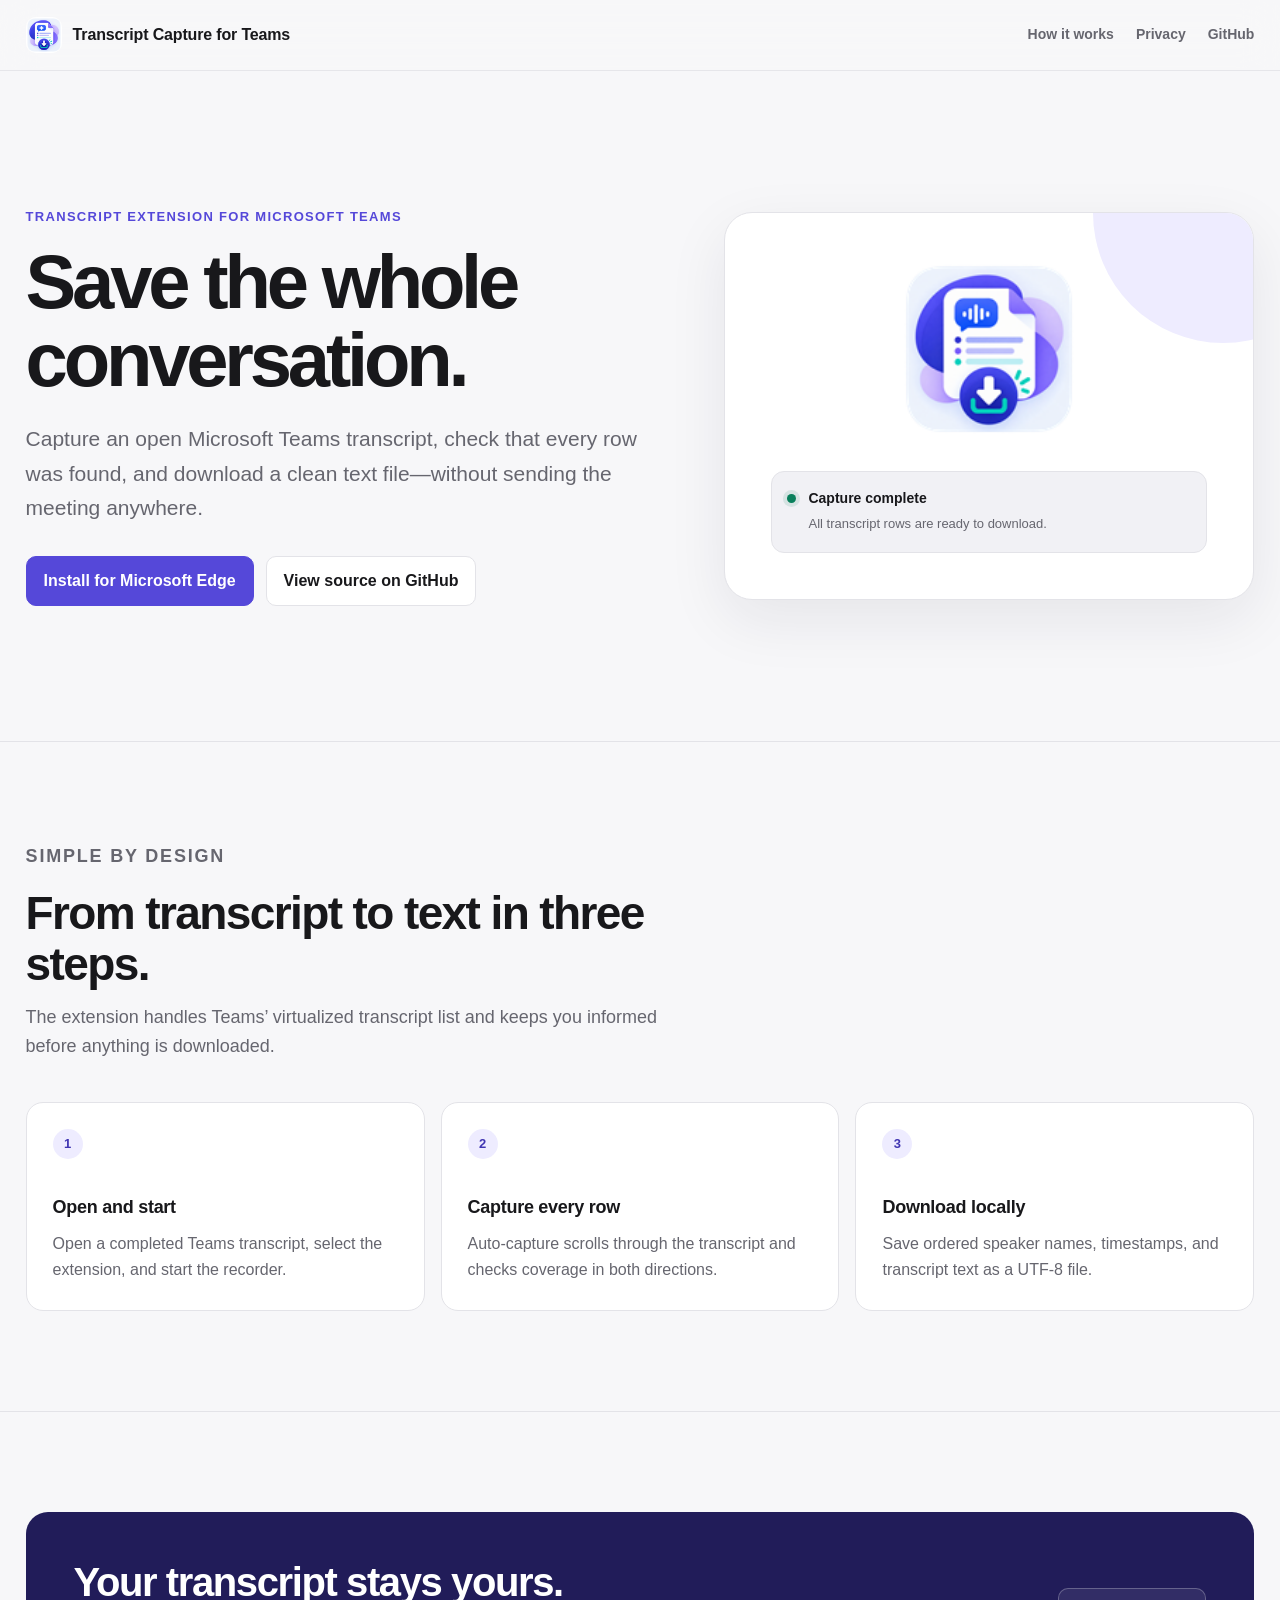
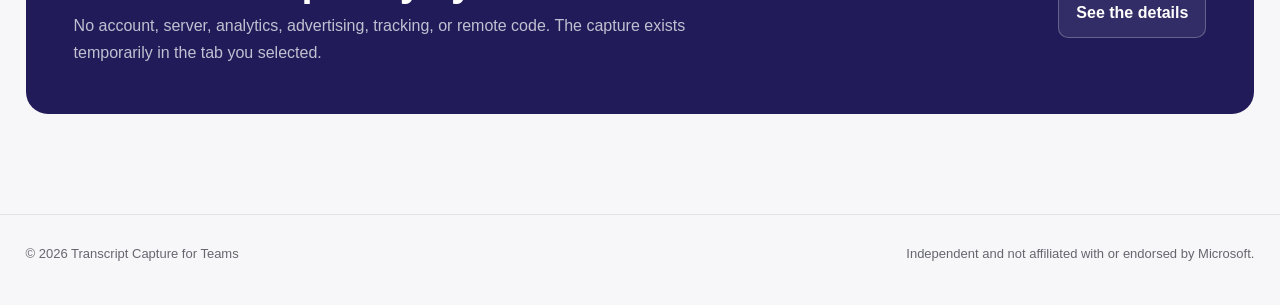
<file: docs/index.html>
<!doctype html>
<html lang="en">
  <head>
    <meta charset="utf-8">
    <meta name="viewport" content="width=device-width, initial-scale=1, viewport-fit=cover">
    <meta name="description" content="Capture a complete Microsoft Teams transcript and download it locally as plain text.">
    <meta name="theme-color" content="#5548d9">
    <title>Transcript Capture for Teams</title>
    <link rel="stylesheet" href="styles.css?v=3">
  </head>
  <body>
    <header class="site-header">
      <nav class="nav wrap" aria-label="Primary navigation">
        <a class="brand" href="index.html">
          <img src="assets/logo-128.png" alt="">
          <span>Transcript Capture for Teams</span>
        </a>
        <div class="nav-links">
          <a href="#how-it-works">How it works</a>
          <a href="privacy-policy.html">Privacy</a>
          <a href="https://github.com/sayanpramanik2012/Microsoft-Meeting-Transcript-Downloader">GitHub</a>
        </div>
      </nav>
    </header>

    <main>
      <section class="hero wrap">
        <div>
          <p class="eyebrow">Transcript extension for Microsoft Teams</p>
          <h1>Save the whole conversation.</h1>
          <p class="lede">Capture an open Microsoft Teams transcript, check that every row was found, and download a clean text file—without sending the meeting anywhere.</p>
          <div class="actions">
            <a class="button primary" href="https://microsoftedge.microsoft.com/addons/detail/transcript-capture-for-te/ikpbmcpfaahlnofnmmjhcbafefngefka">Install for Microsoft Edge</a>
            <a class="button" href="https://github.com/sayanpramanik2012/Microsoft-Meeting-Transcript-Downloader/tree/main/extension">View source on GitHub</a>
          </div>
        </div>

        <div class="product-card" aria-label="Extension capture status preview">
          <img class="app-icon" src="assets/logo-128.png" alt="Transcript Capture extension icon">
          <div class="status">
            <span class="status-dot" aria-hidden="true"></span>
            <div><strong>Capture complete</strong><span>All transcript rows are ready to download.</span></div>
          </div>
        </div>
      </section>

      <section class="section" id="how-it-works">
        <div class="wrap">
          <div class="section-heading">
            <p class="eyebrow">Simple by design</p>
            <h2>From transcript to text in three steps.</h2>
            <p>The extension handles Teams’ virtualized transcript list and keeps you informed before anything is downloaded.</p>
          </div>
          <div class="steps">
            <article class="step"><span class="step-number">1</span><h3>Open and start</h3><p>Open a completed Teams transcript, select the extension, and start the recorder.</p></article>
            <article class="step"><span class="step-number">2</span><h3>Capture every row</h3><p>Auto-capture scrolls through the transcript and checks coverage in both directions.</p></article>
            <article class="step"><span class="step-number">3</span><h3>Download locally</h3><p>Save ordered speaker names, timestamps, and transcript text as a UTF-8 file.</p></article>
          </div>
        </div>
      </section>

      <section class="section">
        <div class="wrap">
          <div class="privacy-banner">
            <div><h2>Your transcript stays yours.</h2><p>No account, server, analytics, advertising, tracking, or remote code. The capture exists temporarily in the tab you selected.</p></div>
            <a class="button" href="privacy-policy.html">See the details</a>
          </div>
        </div>
      </section>
    </main>

    <footer class="site-footer">
      <div class="footer-row wrap">
        <p>© 2026 Transcript Capture for Teams</p>
        <p>Independent and not affiliated with or endorsed by Microsoft.</p>
      </div>
    </footer>
  </body>
</html>
</file>
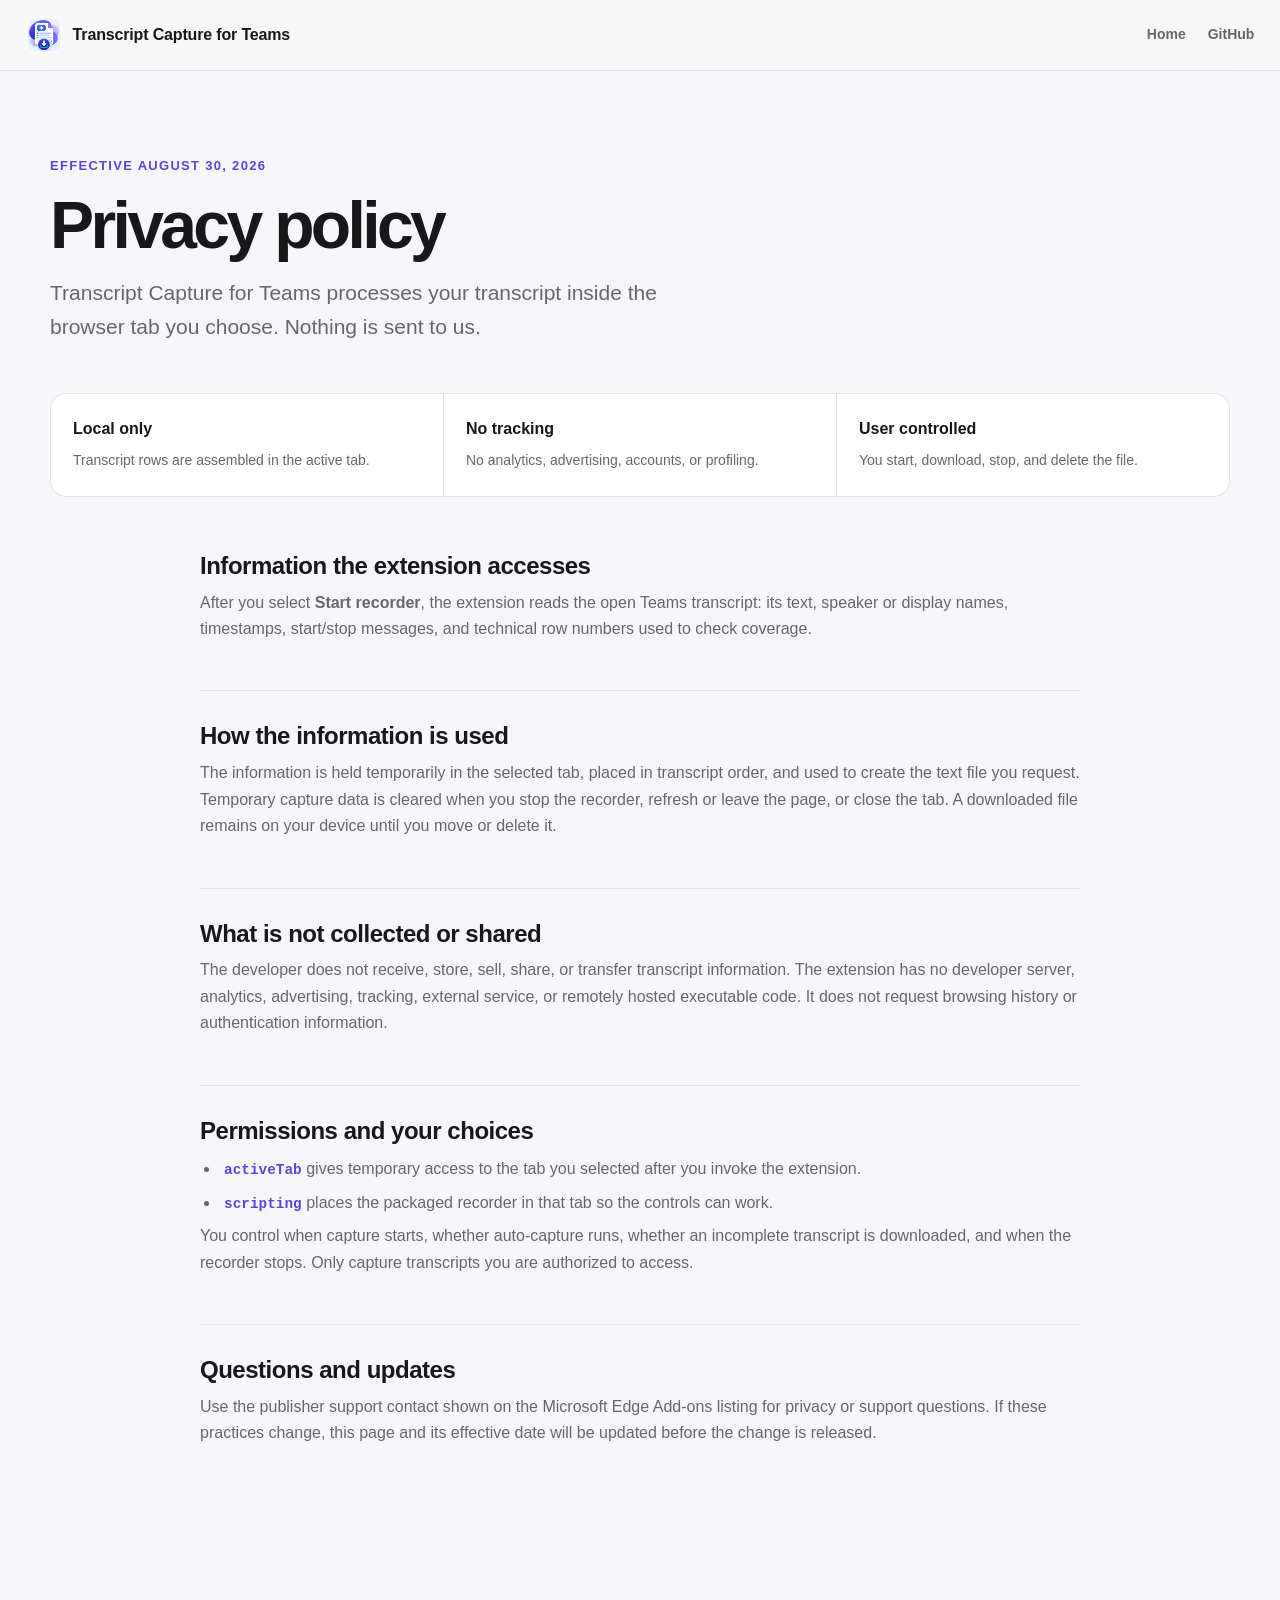
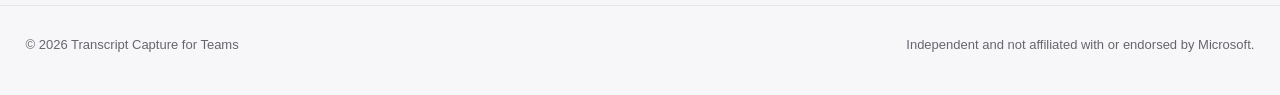
<file: docs/privacy-policy.html>
<!doctype html>
<html lang="en">
  <head>
    <meta charset="utf-8">
    <meta name="viewport" content="width=device-width, initial-scale=1, viewport-fit=cover">
    <meta name="description" content="Privacy policy for the Transcript Capture for Teams Microsoft Edge extension.">
    <meta name="theme-color" content="#5548d9">
    <title>Privacy Policy | Transcript Capture for Teams</title>
    <link rel="stylesheet" href="styles.css?v=3">
  </head>
  <body>
    <header class="site-header">
      <nav class="nav wrap" aria-label="Primary navigation">
        <a class="brand" href="index.html">
          <img src="assets/logo-128.png" alt="">
          <span>Transcript Capture for Teams</span>
        </a>
        <div class="nav-links">
          <a href="index.html">Home</a>
          <a href="https://github.com/sayanpramanik2012/Microsoft-Meeting-Transcript-Downloader">GitHub</a>
        </div>
      </nav>
    </header>

    <main class="page-main wrap">
      <header class="page-header">
        <p class="eyebrow">Effective August 30, 2026</p>
        <h1>Privacy policy</h1>
        <p class="lede">Transcript Capture for Teams processes your transcript inside the browser tab you choose. Nothing is sent to us.</p>
      </header>

      <div class="policy-summary" aria-label="Privacy summary">
        <div><strong>Local only</strong><span>Transcript rows are assembled in the active tab.</span></div>
        <div><strong>No tracking</strong><span>No analytics, advertising, accounts, or profiling.</span></div>
        <div><strong>User controlled</strong><span>You start, download, stop, and delete the file.</span></div>
      </div>

      <article class="policy">
        <section>
          <h2>Information the extension accesses</h2>
          <p>After you select <strong>Start recorder</strong>, the extension reads the open Teams transcript: its text, speaker or display names, timestamps, start/stop messages, and technical row numbers used to check coverage.</p>
        </section>

        <section>
          <h2>How the information is used</h2>
          <p>The information is held temporarily in the selected tab, placed in transcript order, and used to create the text file you request. Temporary capture data is cleared when you stop the recorder, refresh or leave the page, or close the tab. A downloaded file remains on your device until you move or delete it.</p>
        </section>

        <section>
          <h2>What is not collected or shared</h2>
          <p>The developer does not receive, store, sell, share, or transfer transcript information. The extension has no developer server, analytics, advertising, tracking, external service, or remotely hosted executable code. It does not request browsing history or authentication information.</p>
        </section>

        <section>
          <h2>Permissions and your choices</h2>
          <ul>
            <li><code>activeTab</code> gives temporary access to the tab you selected after you invoke the extension.</li>
            <li><code>scripting</code> places the packaged recorder in that tab so the controls can work.</li>
          </ul>
          <p>You control when capture starts, whether auto-capture runs, whether an incomplete transcript is downloaded, and when the recorder stops. Only capture transcripts you are authorized to access.</p>
        </section>

        <section>
          <h2>Questions and updates</h2>
          <p>Use the publisher support contact shown on the Microsoft Edge Add-ons listing for privacy or support questions. If these practices change, this page and its effective date will be updated before the change is released.</p>
        </section>
      </article>
    </main>

    <footer class="site-footer">
      <div class="footer-row wrap">
        <p>© 2026 Transcript Capture for Teams</p>
        <p>Independent and not affiliated with or endorsed by Microsoft.</p>
      </div>
    </footer>
  </body>
</html>
</file>
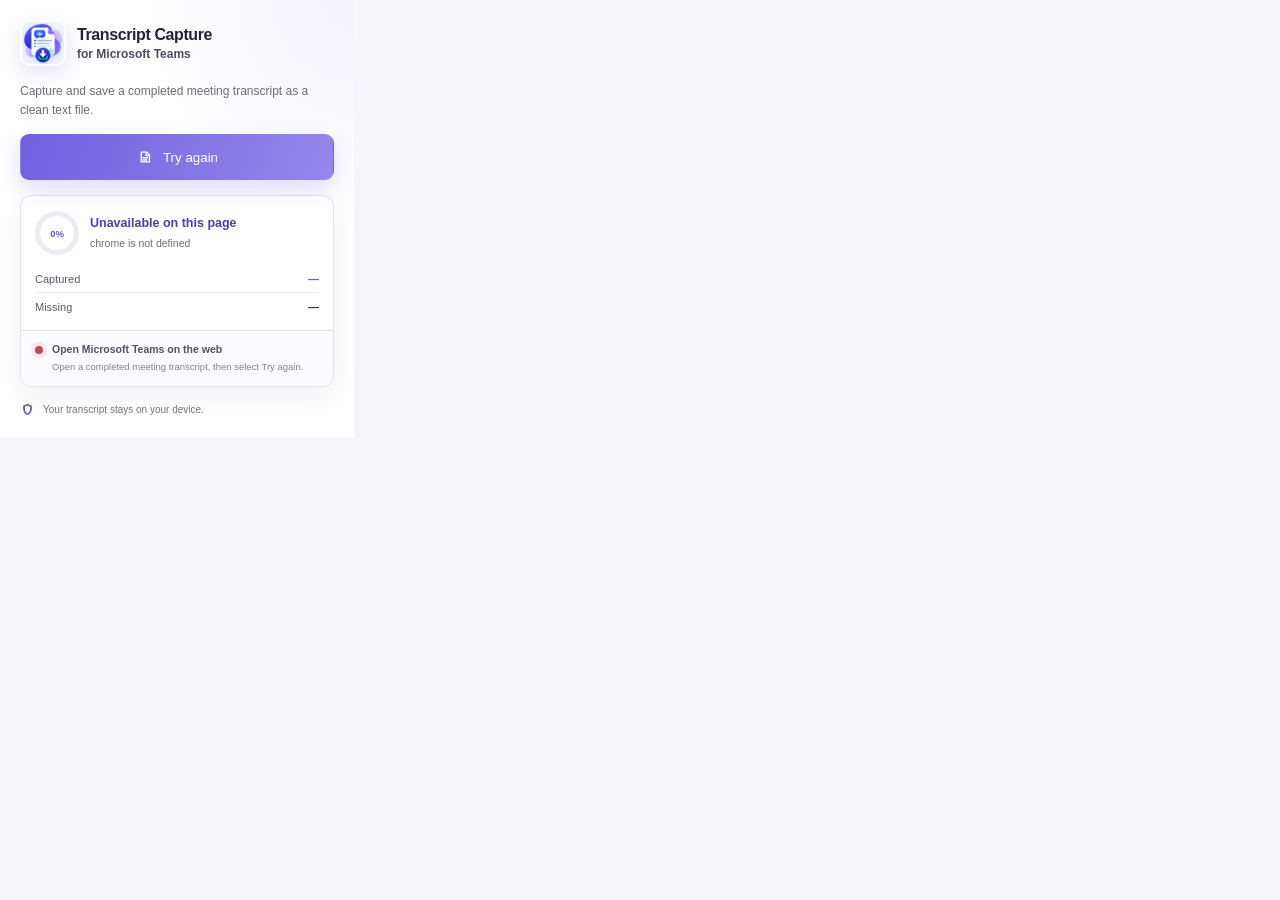
<file: extension/popup.html>
<!doctype html>
<html lang="en">
  <head>
    <meta charset="utf-8">
    <meta name="viewport" content="width=device-width, initial-scale=1">
    <title>Transcript Capture for Teams</title>
    <link rel="stylesheet" href="popup.css">
  </head>
  <body>
    <main>
      <header class="app-header">
        <img class="app-icon" src="icons/icon-48.png" alt="">
        <div>
          <h1>Transcript Capture</h1>
          <p class="subtitle">for Microsoft Teams</p>
        </div>
      </header>

      <p class="intro">Capture and save a completed meeting transcript as a clean text file.</p>

      <section class="actions" aria-label="Transcript actions">
        <button id="capture" class="button primary" type="button">
          <svg class="button-icon capture-icon" viewBox="0 0 24 24" aria-hidden="true">
            <path d="M7 5.5h7.5L18 9v9.5H7v-13Zm6.5 1.8V10h2.7M9.5 13h6M9.5 16h4.5"/>
          </svg>
          <span class="spinner" aria-hidden="true"></span>
          <span id="capture-label">Capture transcript</span>
        </button>

        <button id="download" class="button secondary" type="button" hidden>
          <svg class="button-icon" viewBox="0 0 24 24" aria-hidden="true">
            <path d="M12 4v10m0 0 4-4m-4 4-4-4M5 16v3h14v-3"/>
          </svg>
          <span id="download-label">Download again</span>
        </button>
      </section>

      <section id="progress-card" class="progress-card" aria-live="polite">
        <div class="progress-heading">
          <div
            id="progress-ring"
            class="progress-ring"
            role="progressbar"
            aria-label="Capture progress"
            aria-valuemin="0"
            aria-valuemax="100"
            aria-valuenow="0"
          >
            <span id="progress-percent">0%</span>
          </div>
          <div class="progress-copy">
            <strong id="status-title">Ready to capture</strong>
            <p id="status-detail">Open a completed Teams transcript to begin.</p>
          </div>
        </div>

        <dl class="capture-stats">
          <div>
            <dt>Captured</dt>
            <dd id="captured-count">—</dd>
          </div>
          <div>
            <dt>Missing</dt>
            <dd id="missing-count">—</dd>
          </div>
        </dl>

        <div class="activity-note">
          <span id="status-dot" class="status-dot idle" aria-hidden="true"></span>
          <div>
            <strong id="activity-title">One-click capture</strong>
            <p id="activity-detail">The extension will scroll, collect every row, and download automatically.</p>
          </div>
        </div>
      </section>

      <footer class="privacy-note">
        <svg viewBox="0 0 24 24" aria-hidden="true">
          <path d="M12 2.8 19 6v5.1c0 4.4-2.8 8.4-7 10.1-4.2-1.7-7-5.7-7-10.1V6l7-3.2Zm0 3L8 7.6v3.5c0 3 1.6 5.8 4 7.2 2.4-1.4 4-4.2 4-7.2V7.6l-4-1.8Z"/>
        </svg>
        <p>Your transcript stays on your device.</p>
      </footer>
    </main>
    <script src="popup.js"></script>
  </body>
</html>
</file>
<file: docs/styles.css>
:root {
  color-scheme: light dark;
  --bg: #f7f7f9;
  --surface: #ffffff;
  --surface-soft: #f1f1f5;
  --text: #18181b;
  --muted: #66666f;
  --line: #e3e3e8;
  --accent: #5548d9;
  --accent-dark: #4035b2;
  --accent-soft: #eeecff;
  --success: #087f5b;
  --shadow: 0 20px 60px rgba(24, 24, 50, 0.08);
}

* { box-sizing: border-box; }

html { scroll-behavior: smooth; }

body {
  margin: 0;
  background: var(--bg);
  color: var(--text);
  font-family: Inter, ui-sans-serif, -apple-system, BlinkMacSystemFont, "Segoe UI", sans-serif;
  font-size: 16px;
  line-height: 1.65;
  -webkit-font-smoothing: antialiased;
}

a { color: inherit; }
a:focus-visible, button:focus-visible { outline: 3px solid #56d6bd; outline-offset: 3px; }

.wrap {
  width: min(1440px, calc(100% - clamp(32px, 4vw, 72px)));
  margin: 0 auto;
}

.site-header {
  position: sticky;
  top: 0;
  z-index: 10;
  border-bottom: 1px solid color-mix(in srgb, var(--line) 80%, transparent);
  background: color-mix(in srgb, var(--bg) 88%, transparent);
  -webkit-backdrop-filter: blur(18px);
  backdrop-filter: blur(18px);
}

.nav {
  display: flex;
  min-height: 70px;
  align-items: center;
  justify-content: space-between;
  gap: 24px;
}

.brand {
  display: inline-flex;
  align-items: center;
  gap: 11px;
  font-weight: 750;
  letter-spacing: -0.01em;
  text-decoration: none;
}

.brand img {
  width: 36px;
  height: 36px;
  border-radius: 10px;
  background: #fff;
}

.nav-links { display: flex; align-items: center; gap: 22px; }
.nav-links a { color: var(--muted); font-size: 14px; font-weight: 600; text-decoration: none; }
.nav-links a:hover { color: var(--text); }

.hero {
  display: grid;
  grid-template-columns: minmax(0, 1.08fr) minmax(380px, 0.92fr);
  gap: clamp(52px, 6vw, 96px);
  align-items: center;
  min-height: 670px;
  padding: 88px 0;
}

.eyebrow {
  margin: 0 0 16px;
  color: var(--accent);
  font-size: 13px;
  font-weight: 750;
  letter-spacing: 0.1em;
  text-transform: uppercase;
}

h1, h2, h3, p { margin-top: 0; }

h1 {
  max-width: 720px;
  margin-bottom: 24px;
  font-size: clamp(44px, 7vw, 76px);
  line-height: 1.02;
  letter-spacing: -0.055em;
}

h2 {
  margin-bottom: 12px;
  font-size: clamp(30px, 4.5vw, 46px);
  line-height: 1.12;
  letter-spacing: -0.035em;
}

h3 { margin-bottom: 8px; font-size: 18px; letter-spacing: -0.015em; }

.lede {
  max-width: 650px;
  margin-bottom: 30px;
  color: var(--muted);
  font-size: clamp(18px, 2vw, 21px);
}

.actions { display: flex; flex-wrap: wrap; gap: 12px; }

.button {
  display: inline-flex;
  min-height: 46px;
  align-items: center;
  justify-content: center;
  padding: 11px 17px;
  border: 1px solid var(--line);
  border-radius: 10px;
  background: var(--surface);
  color: var(--text);
  font-weight: 700;
  text-decoration: none;
  transition: transform 150ms ease, border-color 150ms ease, background 150ms ease;
}

.button:hover { transform: translateY(-1px); border-color: #c8c8d0; }
.button.primary { border-color: var(--accent); background: var(--accent); color: #fff; }
.button.primary:hover { background: var(--accent-dark); }

.product-card {
  position: relative;
  overflow: hidden;
  padding: clamp(28px, 5vw, 46px);
  border: 1px solid var(--line);
  border-radius: 28px;
  background: var(--surface);
  box-shadow: var(--shadow);
}

.product-card::before {
  position: absolute;
  width: 260px;
  height: 260px;
  top: -130px;
  right: -100px;
  border-radius: 50%;
  background: var(--accent-soft);
  content: "";
}

.product-card > * { position: relative; }
.product-card .app-icon { display: block; width: min(180px, 65%); margin: 0 auto 32px; border-radius: 25%; }

.status {
  display: flex;
  gap: 12px;
  align-items: flex-start;
  padding: 15px;
  border: 1px solid var(--line);
  border-radius: 13px;
  background: var(--surface-soft);
}

.status-dot { width: 9px; height: 9px; margin-top: 7px; border-radius: 50%; background: var(--success); box-shadow: 0 0 0 4px rgba(8,127,91,0.12); }
.status strong { display: block; font-size: 14px; }
.status span { color: var(--muted); font-size: 13px; }

.section { padding: 100px 0; border-top: 1px solid var(--line); }
.section-heading { max-width: 650px; margin-bottom: 40px; }
.section-heading p { color: var(--muted); font-size: 18px; }

.steps { display: grid; grid-template-columns: repeat(3, 1fr); gap: 16px; }
.step { padding: 26px; border: 1px solid var(--line); border-radius: 17px; background: var(--surface); }
.step-number { display: inline-grid; width: 30px; height: 30px; margin-bottom: 34px; place-items: center; border-radius: 50%; background: var(--accent-soft); color: var(--accent-dark); font-size: 13px; font-weight: 800; }
.step p { margin-bottom: 0; color: var(--muted); }

.privacy-banner {
  display: flex;
  gap: 28px;
  align-items: center;
  justify-content: space-between;
  padding: clamp(28px, 5vw, 48px);
  border-radius: 22px;
  background: #211c59;
  color: #fff;
}
.privacy-banner h2 { margin-bottom: 9px; font-size: clamp(28px, 4vw, 40px); }
.privacy-banner p { max-width: 650px; margin-bottom: 0; color: rgba(255,255,255,0.72); }
.privacy-banner .button { flex: 0 0 auto; border-color: rgba(255,255,255,0.25); background: rgba(255,255,255,0.08); color: #fff; }

.page-main { max-width: 1180px; padding: 84px 0 110px; }
.page-header { max-width: 860px; margin-bottom: 48px; }
.page-header h1 { margin-bottom: 16px; font-size: clamp(42px, 6vw, 66px); }
.page-header .lede { margin-bottom: 0; }

.policy-summary {
  display: grid;
  grid-template-columns: repeat(3, 1fr);
  gap: 1px;
  overflow: hidden;
  margin-bottom: 56px;
  border: 1px solid var(--line);
  border-radius: 16px;
  background: var(--line);
}
.policy-summary div { padding: 22px; background: var(--surface); }
.policy-summary strong { display: block; margin-bottom: 5px; }
.policy-summary span { color: var(--muted); font-size: 14px; }

.policy { max-width: 880px; margin: 0 auto; }
.policy section { padding: 32px 0; border-top: 1px solid var(--line); }
.policy section:first-child { border-top: 0; padding-top: 0; }
.policy h2 { margin-bottom: 10px; font-size: 24px; letter-spacing: -0.02em; }
.policy p, .policy li { color: var(--muted); }
.policy ul { margin: 12px 0 0; padding-left: 1.25em; }
.policy li { margin: 7px 0; padding-left: 4px; }
.policy code { color: var(--accent); font: 700 0.9em ui-monospace, SFMono-Regular, Consolas, monospace; }

.site-footer { padding: 28px 0 40px; border-top: 1px solid var(--line); color: var(--muted); font-size: 13px; }
.footer-row { display: flex; justify-content: space-between; gap: 20px; }
.footer-row p { margin: 0; }

@media (max-width: 780px) {
  .wrap { width: calc(100% - 28px); }
  .nav { min-height: 62px; }
  .nav-links a:not(:last-child) { display: none; }
  .hero { grid-template-columns: 1fr; min-height: auto; padding: 70px 0; }
  .product-card { max-width: 500px; }
  .steps, .policy-summary { grid-template-columns: 1fr; }
  .privacy-banner { align-items: flex-start; flex-direction: column; }
  .section { padding: 76px 0; }
  .page-main { padding: 64px 0 84px; }
  .footer-row { flex-direction: column; }
}

@media (max-width: 460px) {
  h1 { font-size: 43px; }
  .brand span { max-width: 190px; overflow: hidden; text-overflow: ellipsis; white-space: nowrap; }
  .actions { flex-direction: column; }
  .button { width: 100%; }
  .product-card { border-radius: 20px; }
}

@media (prefers-color-scheme: dark) {
  :root {
    --bg: #101014;
    --surface: #19191f;
    --surface-soft: #222229;
    --text: #f3f3f5;
    --muted: #b2b2bb;
    --line: #303038;
    --accent: #a9a4ff;
    --accent-dark: #c6c2ff;
    --accent-soft: #2b2850;
    --shadow: none;
  }
  .privacy-banner { background: #1f1b4e; }
}

@media print {
  .site-header, .actions, .privacy-banner { display: none; }
  body { background: #fff; color: #000; }
  .page-main { padding: 0; }
}
</file>
<file: extension/popup.css>
:root {
  color-scheme: light;
  font-family: Inter, ui-sans-serif, -apple-system, BlinkMacSystemFont, "Segoe UI", sans-serif;
  color: #252238;
  background: #f7f7fb;
  --accent: #6654d9;
  --accent-light: #988bec;
  --accent-soft: #f1efff;
  --line: #e4e2eb;
  --muted: #6e6a7c;
  --success: #258b69;
  --danger: #c4475d;
}

* {
  box-sizing: border-box;
}

body {
  width: 354px;
  margin: 0;
  background:
    radial-gradient(circle at 100% 0, rgba(116, 96, 221, 0.08), transparent 38%),
    #fff;
}

main {
  padding: 20px;
}

.app-header {
  display: flex;
  align-items: center;
  gap: 11px;
}

.app-icon {
  width: 46px;
  height: 46px;
  flex: 0 0 auto;
  border-radius: 12px;
  box-shadow: 0 7px 20px rgba(87, 67, 190, 0.16);
}

h1,
p,
dl,
dd {
  margin: 0;
}

h1 {
  font-size: 16px;
  line-height: 1.2;
  letter-spacing: -0.025em;
}

.subtitle {
  margin-top: 2px;
  color: #4f4a60;
  font-size: 12px;
  font-weight: 650;
}

.intro {
  margin: 16px 0 15px;
  color: var(--muted);
  font-size: 12px;
  line-height: 1.55;
}

.actions {
  display: grid;
  gap: 10px;
}

.button {
  display: inline-flex;
  width: 100%;
  min-height: 46px;
  align-items: center;
  justify-content: center;
  gap: 9px;
  padding: 11px 14px;
  border: 1px solid transparent;
  border-radius: 9px;
  font: 700 12.5px/1.2 inherit;
  cursor: pointer;
  transition: transform 140ms ease, box-shadow 140ms ease, background 140ms ease;
}

.button:hover:not(:disabled) {
  transform: translateY(-1px);
}

.button:focus-visible {
  outline: 3px solid rgba(102, 84, 217, 0.2);
  outline-offset: 2px;
}

.button:disabled {
  cursor: wait;
  opacity: 0.86;
}

.button[hidden] {
  display: none;
}

.primary {
  color: #fff;
  background: linear-gradient(110deg, #7160df, #9587eb);
  box-shadow: 0 9px 22px rgba(102, 84, 217, 0.2);
}

.primary:hover:not(:disabled) {
  box-shadow: 0 11px 25px rgba(102, 84, 217, 0.27);
}

.secondary {
  color: #5e49cf;
  border-color: #7663dd;
  background: #fff;
}

.secondary:hover:not(:disabled) {
  background: #f8f6ff;
}

.button-icon {
  width: 18px;
  height: 18px;
  fill: none;
  stroke: currentColor;
  stroke-width: 1.8;
  stroke-linecap: round;
  stroke-linejoin: round;
}

.spinner {
  display: none;
  width: 16px;
  height: 16px;
  border: 2px solid rgba(255, 255, 255, 0.42);
  border-top-color: #fff;
  border-radius: 50%;
  animation: spin 800ms linear infinite;
}

.primary.is-busy .spinner {
  display: inline-block;
}

.primary.is-busy .capture-icon {
  display: none;
}

.progress-card {
  margin-top: 15px;
  overflow: hidden;
  border: 1px solid var(--line);
  border-radius: 11px;
  background: rgba(255, 255, 255, 0.92);
  box-shadow: 0 9px 26px rgba(42, 34, 82, 0.06);
}

.progress-heading {
  display: flex;
  align-items: center;
  gap: 11px;
  padding: 15px 14px 11px;
}

.progress-ring {
  --progress: 0;
  position: relative;
  display: grid;
  width: 44px;
  height: 44px;
  flex: 0 0 auto;
  place-items: center;
  border-radius: 50%;
  background: conic-gradient(var(--accent) calc(var(--progress) * 1%), #eceaf3 0);
}

.progress-ring::before {
  position: absolute;
  width: 34px;
  height: 34px;
  border-radius: 50%;
  background: #fff;
  content: "";
}

.progress-ring span {
  position: relative;
  color: var(--accent);
  font-size: 9.5px;
  font-weight: 800;
}

.progress-copy {
  min-width: 0;
}

#status-title {
  display: block;
  color: #4e3ab8;
  font-size: 12.5px;
  line-height: 1.25;
}

#status-detail {
  margin-top: 4px;
  color: var(--muted);
  font-size: 10.5px;
  line-height: 1.4;
}

.capture-stats {
  padding: 0 14px 10px;
}

.capture-stats > div {
  display: flex;
  min-height: 27px;
  align-items: center;
  justify-content: space-between;
  border-bottom: 1px solid #efedf4;
  color: #5f5b6d;
  font-size: 11px;
}

.capture-stats > div:last-child {
  border-bottom: 0;
}

.capture-stats dd {
  color: #373245;
  font-weight: 700;
}

.capture-stats > div:first-child dd {
  color: var(--accent);
}

.activity-note {
  display: flex;
  gap: 9px;
  align-items: flex-start;
  padding: 12px 14px;
  border-top: 1px solid var(--line);
  background: #fcfbff;
}

.status-dot {
  width: 8px;
  height: 8px;
  flex: 0 0 auto;
  margin-top: 3px;
  border-radius: 50%;
  background: #9a96a6;
}

.status-dot.running {
  background: var(--accent);
  box-shadow: 0 0 0 4px rgba(102, 84, 217, 0.1);
  animation: pulse 1.2s ease-in-out infinite;
}

.status-dot.complete {
  background: var(--success);
  box-shadow: 0 0 0 4px rgba(37, 139, 105, 0.1);
}

.status-dot.error {
  background: var(--danger);
  box-shadow: 0 0 0 4px rgba(196, 71, 93, 0.1);
}

#activity-title {
  display: block;
  color: #555064;
  font-size: 10.5px;
  line-height: 1.3;
}

#activity-detail {
  margin-top: 3px;
  color: #85808f;
  font-size: 9.5px;
  line-height: 1.45;
}

.privacy-note {
  display: flex;
  gap: 8px;
  align-items: center;
  margin-top: 15px;
  color: #777281;
  font-size: 10px;
}

.privacy-note svg {
  width: 15px;
  height: 15px;
  flex: 0 0 auto;
  fill: #6b65a2;
}

@keyframes spin {
  to { transform: rotate(360deg); }
}

@keyframes pulse {
  50% { opacity: 0.55; }
}

@media (prefers-reduced-motion: reduce) {
  .button { transition: none; }
  .spinner,
  .status-dot.running { animation: none; }
}
</file>
